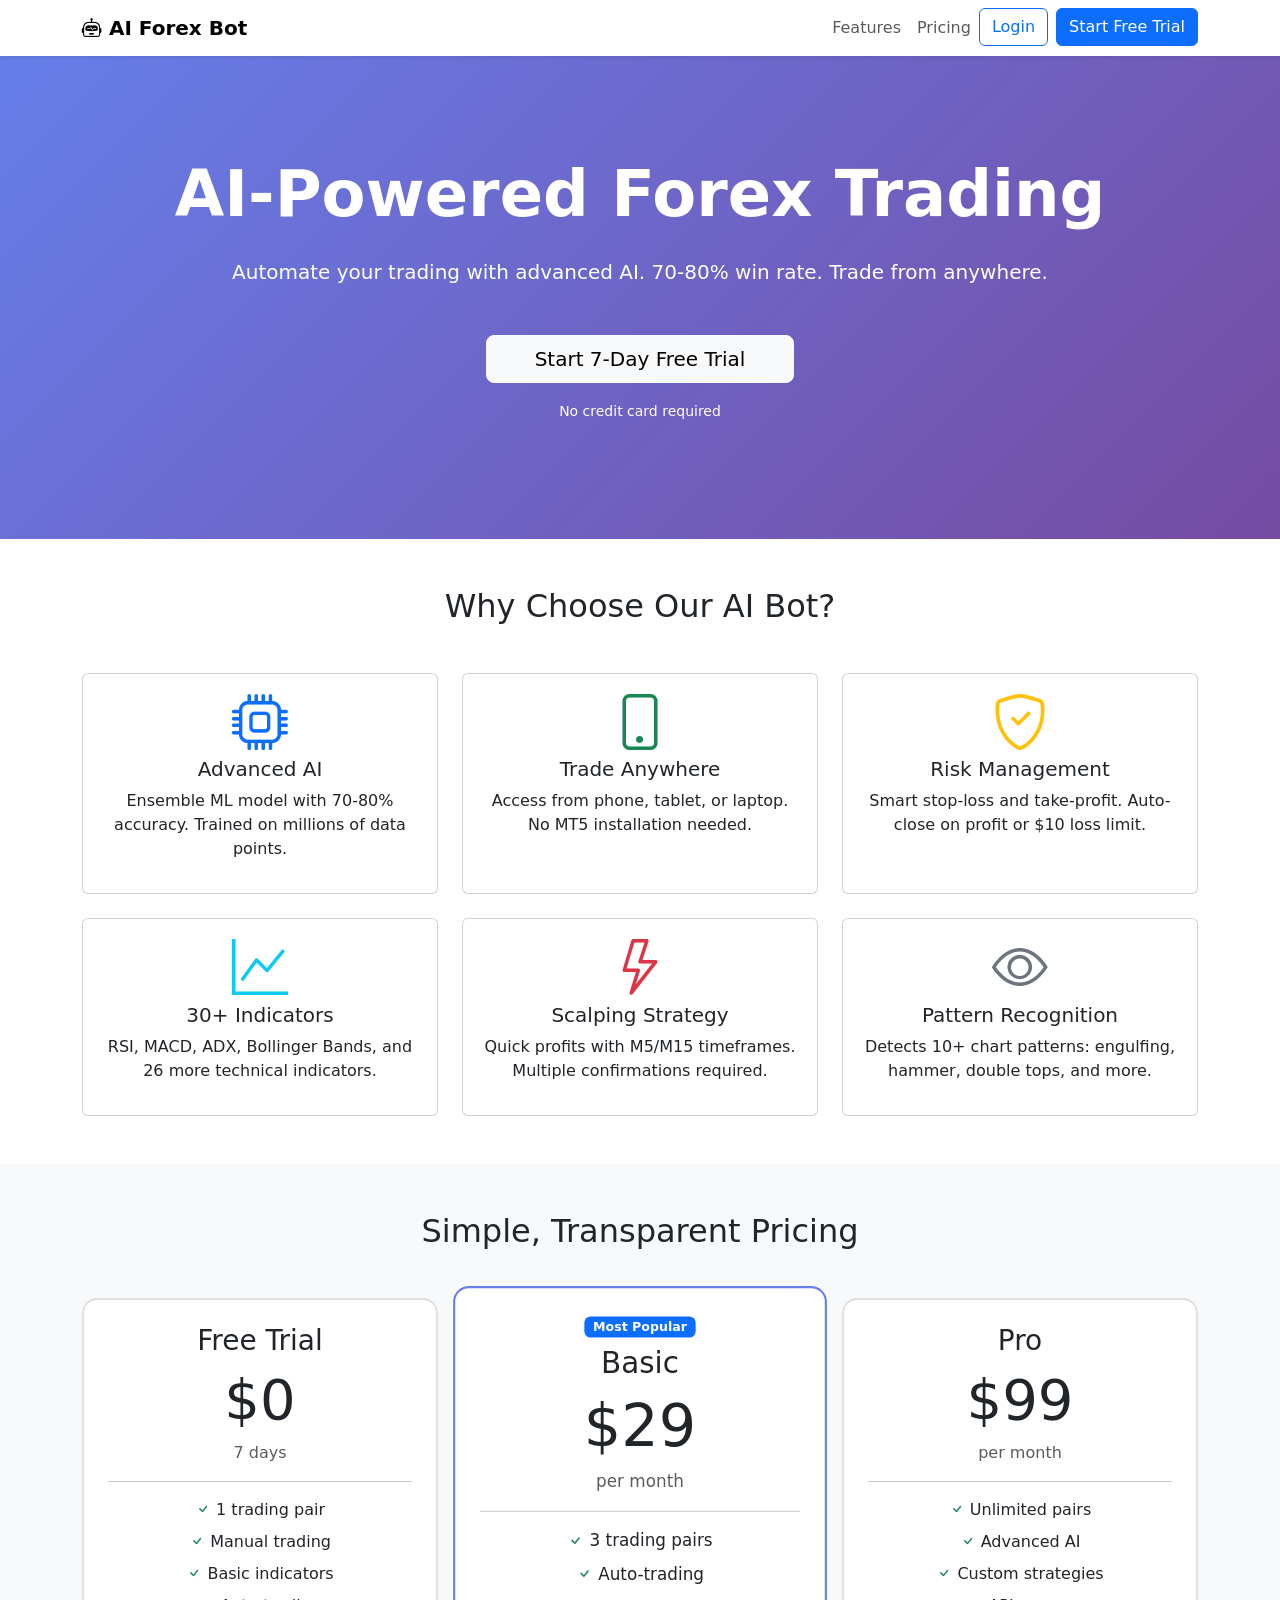
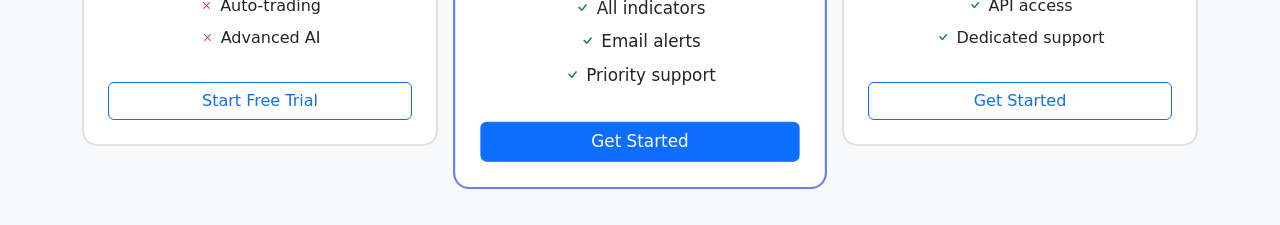
<file: templates/landing.html>
<!DOCTYPE html>
<html lang="en">
<head>
    <meta charset="UTF-8">
    <meta name="viewport" content="width=device-width, initial-scale=1.0">
    <title>AI Forex Trading Bot - Automated Trading Platform</title>
    <link href="https://cdn.jsdelivr.net/npm/bootstrap@5.3.0/dist/css/bootstrap.min.css" rel="stylesheet">
    <link rel="stylesheet" href="https://cdn.jsdelivr.net/npm/bootstrap-icons@1.10.0/font/bootstrap-icons.css">
    <style>
        .hero {
            background: linear-gradient(135deg, #667eea 0%, #764ba2 100%);
            color: white;
            padding: 100px 0;
        }
        .feature-card {
            transition: transform 0.3s;
            height: 100%;
        }
        .feature-card:hover {
            transform: translateY(-10px);
        }
        .pricing-card {
            border: 2px solid #e0e0e0;
            border-radius: 15px;
            transition: all 0.3s;
        }
        .pricing-card:hover {
            border-color: #667eea;
            box-shadow: 0 10px 30px rgba(102, 126, 234, 0.3);
        }
        .pricing-card.featured {
            border-color: #667eea;
            transform: scale(1.05);
        }
    </style>
</head>
<body>
    <!-- Navigation -->
    <nav class="navbar navbar-expand-lg navbar-light bg-white shadow-sm">
        <div class="container">
            <a class="navbar-brand fw-bold" href="#">
                <i class="bi bi-robot"></i> AI Forex Bot
            </a>
            <button class="navbar-toggler" type="button" data-bs-toggle="collapse" data-bs-target="#navbarNav">
                <span class="navbar-toggler-icon"></span>
            </button>
            <div class="collapse navbar-collapse" id="navbarNav">
                <ul class="navbar-nav ms-auto">
                    <li class="nav-item">
                        <a class="nav-link" href="#features">Features</a>
                    </li>
                    <li class="nav-item">
                        <a class="nav-link" href="#pricing">Pricing</a>
                    </li>
                    <li class="nav-item">
                        <button class="btn btn-outline-primary" data-bs-toggle="modal" data-bs-target="#loginModal">Login</button>
                    </li>
                    <li class="nav-item ms-2">
                        <button class="btn btn-primary" data-bs-toggle="modal" data-bs-target="#signupModal">Start Free Trial</button>
                    </li>
                </ul>
            </div>
        </div>
    </nav>

    <!-- Hero Section -->
    <section class="hero text-center">
        <div class="container">
            <h1 class="display-3 fw-bold mb-4">AI-Powered Forex Trading</h1>
            <p class="lead mb-5">Automate your trading with advanced AI. 70-80% win rate. Trade from anywhere.</p>
            <button class="btn btn-light btn-lg px-5" data-bs-toggle="modal" data-bs-target="#signupModal">
                Start 7-Day Free Trial
            </button>
            <p class="mt-3"><small>No credit card required</small></p>
        </div>
    </section>

    <!-- Features Section -->
    <section id="features" class="py-5">
        <div class="container">
            <h2 class="text-center mb-5">Why Choose Our AI Bot?</h2>
            <div class="row g-4">
                <div class="col-md-4">
                    <div class="card feature-card">
                        <div class="card-body text-center">
                            <i class="bi bi-cpu display-4 text-primary mb-3"></i>
                            <h5>Advanced AI</h5>
                            <p>Ensemble ML model with 70-80% accuracy. Trained on millions of data points.</p>
                        </div>
                    </div>
                </div>
                <div class="col-md-4">
                    <div class="card feature-card">
                        <div class="card-body text-center">
                            <i class="bi bi-phone display-4 text-success mb-3"></i>
                            <h5>Trade Anywhere</h5>
                            <p>Access from phone, tablet, or laptop. No MT5 installation needed.</p>
                        </div>
                    </div>
                </div>
                <div class="col-md-4">
                    <div class="card feature-card">
                        <div class="card-body text-center">
                            <i class="bi bi-shield-check display-4 text-warning mb-3"></i>
                            <h5>Risk Management</h5>
                            <p>Smart stop-loss and take-profit. Auto-close on profit or $10 loss limit.</p>
                        </div>
                    </div>
                </div>
                <div class="col-md-4">
                    <div class="card feature-card">
                        <div class="card-body text-center">
                            <i class="bi bi-graph-up display-4 text-info mb-3"></i>
                            <h5>30+ Indicators</h5>
                            <p>RSI, MACD, ADX, Bollinger Bands, and 26 more technical indicators.</p>
                        </div>
                    </div>
                </div>
                <div class="col-md-4">
                    <div class="card feature-card">
                        <div class="card-body text-center">
                            <i class="bi bi-lightning display-4 text-danger mb-3"></i>
                            <h5>Scalping Strategy</h5>
                            <p>Quick profits with M5/M15 timeframes. Multiple confirmations required.</p>
                        </div>
                    </div>
                </div>
                <div class="col-md-4">
                    <div class="card feature-card">
                        <div class="card-body text-center">
                            <i class="bi bi-eye display-4 text-secondary mb-3"></i>
                            <h5>Pattern Recognition</h5>
                            <p>Detects 10+ chart patterns: engulfing, hammer, double tops, and more.</p>
                        </div>
                    </div>
                </div>
            </div>
        </div>
    </section>

    <!-- Pricing Section -->
    <section id="pricing" class="py-5 bg-light">
        <div class="container">
            <h2 class="text-center mb-5">Simple, Transparent Pricing</h2>
            <div class="row g-4">
                <div class="col-md-4">
                    <div class="card pricing-card">
                        <div class="card-body text-center p-4">
                            <h3>Free Trial</h3>
                            <h2 class="display-4">$0</h2>
                            <p class="text-muted">7 days</p>
                            <hr>
                            <ul class="list-unstyled">
                                <li class="mb-2"><i class="bi bi-check text-success"></i> 1 trading pair</li>
                                <li class="mb-2"><i class="bi bi-check text-success"></i> Manual trading</li>
                                <li class="mb-2"><i class="bi bi-check text-success"></i> Basic indicators</li>
                                <li class="mb-2"><i class="bi bi-x text-danger"></i> Auto-trading</li>
                                <li class="mb-2"><i class="bi bi-x text-danger"></i> Advanced AI</li>
                            </ul>
                            <button class="btn btn-outline-primary w-100 mt-3" data-bs-toggle="modal" data-bs-target="#signupModal">Start Free Trial</button>
                        </div>
                    </div>
                </div>
                <div class="col-md-4">
                    <div class="card pricing-card featured">
                        <div class="card-body text-center p-4">
                            <span class="badge bg-primary mb-2">Most Popular</span>
                            <h3>Basic</h3>
                            <h2 class="display-4">$29</h2>
                            <p class="text-muted">per month</p>
                            <hr>
                            <ul class="list-unstyled">
                                <li class="mb-2"><i class="bi bi-check text-success"></i> 3 trading pairs</li>
                                <li class="mb-2"><i class="bi bi-check text-success"></i> Auto-trading</li>
                                <li class="mb-2"><i class="bi bi-check text-success"></i> All indicators</li>
                                <li class="mb-2"><i class="bi bi-check text-success"></i> Email alerts</li>
                                <li class="mb-2"><i class="bi bi-check text-success"></i> Priority support</li>
                            </ul>
                            <button class="btn btn-primary w-100 mt-3" data-bs-toggle="modal" data-bs-target="#signupModal">Get Started</button>
                        </div>
                    </div>
                </div>
                <div class="col-md-4">
                    <div class="card pricing-card">
                        <div class="card-body text-center p-4">
                            <h3>Pro</h3>
                            <h2 class="display-4">$99</h2>
                            <p class="text-muted">per month</p>
                            <hr>
                            <ul class="list-unstyled">
                                <li class="mb-2"><i class="bi bi-check text-success"></i> Unlimited pairs</li>
                                <li class="mb-2"><i class="bi bi-check text-success"></i> Advanced AI</li>
                                <li class="mb-2"><i class="bi bi-check text-success"></i> Custom strategies</li>
                                <li class="mb-2"><i class="bi bi-check text-success"></i> API access</li>
                                <li class="mb-2"><i class="bi bi-check text-success"></i> Dedicated support</li>
                            </ul>
                            <button class="btn btn-outline-primary w-100 mt-3" data-bs-toggle="modal" data-bs-target="#signupModal">Get Started</button>
                        </div>
                    </div>
                </div>
            </div>
        </div>
    </section>

    <!-- Login Modal -->
    <div class="modal fade" id="loginModal" tabindex="-1">
        <div class="modal-dialog">
            <div class="modal-content">
                <div class="modal-header">
                    <h5 class="modal-title">Login</h5>
                    <button type="button" class="btn-close" data-bs-dismiss="modal"></button>
                </div>
                <div class="modal-body">
                    <form id="loginForm">
                        <div class="mb-3">
                            <label class="form-label">Email</label>
                            <input type="email" class="form-control" id="loginEmail" required>
                        </div>
                        <div class="mb-3">
                            <label class="form-label">Password</label>
                            <input type="password" class="form-control" id="loginPassword" required>
                        </div>
                        <div class="alert alert-danger d-none" id="loginError"></div>
                        <button type="submit" class="btn btn-primary w-100">Login</button>
                    </form>
                </div>
            </div>
        </div>
    </div>

    <!-- Signup Modal -->
    <div class="modal fade" id="signupModal" tabindex="-1">
        <div class="modal-dialog">
            <div class="modal-content">
                <div class="modal-header">
                    <h5 class="modal-title">Start Free Trial</h5>
                    <button type="button" class="btn-close" data-bs-dismiss="modal"></button>
                </div>
                <div class="modal-body">
                    <form id="signupForm">
                        <div class="mb-3">
                            <label class="form-label">Email</label>
                            <input type="email" class="form-control" id="signupEmail" required>
                        </div>
                        <div class="mb-3">
                            <label class="form-label">Password</label>
                            <input type="password" class="form-control" id="signupPassword" required>
                            <small class="text-muted">At least 6 characters</small>
                        </div>
                        <div class="alert alert-danger d-none" id="signupError"></div>
                        <button type="submit" class="btn btn-primary w-100">Create Account</button>
                    </form>
                    <p class="text-center mt-3 mb-0">
                        <small>Already have an account? <a href="#" data-bs-toggle="modal" data-bs-target="#loginModal" data-bs-dismiss="modal">Login</a></small>
                    </p>
                </div>
            </div>
        </div>
    </div>

    <script src="https://cdn.jsdelivr.net/npm/bootstrap@5.3.0/dist/js/bootstrap.bundle.min.js"></script>
    <script>
        // Login
        document.getElementById('loginForm').addEventListener('submit', async (e) => {
            e.preventDefault();
            const email = document.getElementById('loginEmail').value;
            const password = document.getElementById('loginPassword').value;
            
            try {
                const response = await fetch('/api/login', {
                    method: 'POST',
                    headers: {'Content-Type': 'application/json'},
                    body: JSON.stringify({email, password})
                });
                
                const data = await response.json();
                
                if (data.success) {
                    window.location.href = '/dashboard';
                } else {
                    document.getElementById('loginError').textContent = data.message;
                    document.getElementById('loginError').classList.remove('d-none');
                }
            } catch (error) {
                document.getElementById('loginError').textContent = 'Error: ' + error.message;
                document.getElementById('loginError').classList.remove('d-none');
            }
        });
        
        // Signup
        document.getElementById('signupForm').addEventListener('submit', async (e) => {
            e.preventDefault();
            const email = document.getElementById('signupEmail').value;
            const password = document.getElementById('signupPassword').value;
            
            try {
                const response = await fetch('/api/signup', {
                    method: 'POST',
                    headers: {'Content-Type': 'application/json'},
                    body: JSON.stringify({email, password})
                });
                
                const data = await response.json();
                
                if (data.success) {
                    window.location.href = '/dashboard';
                } else {
                    document.getElementById('signupError').textContent = data.message;
                    document.getElementById('signupError').classList.remove('d-none');
                }
            } catch (error) {
                document.getElementById('signupError').textContent = 'Error: ' + error.message;
                document.getElementById('signupError').classList.remove('d-none');
            }
        });
    </script>
</body>
</html>
</file>
